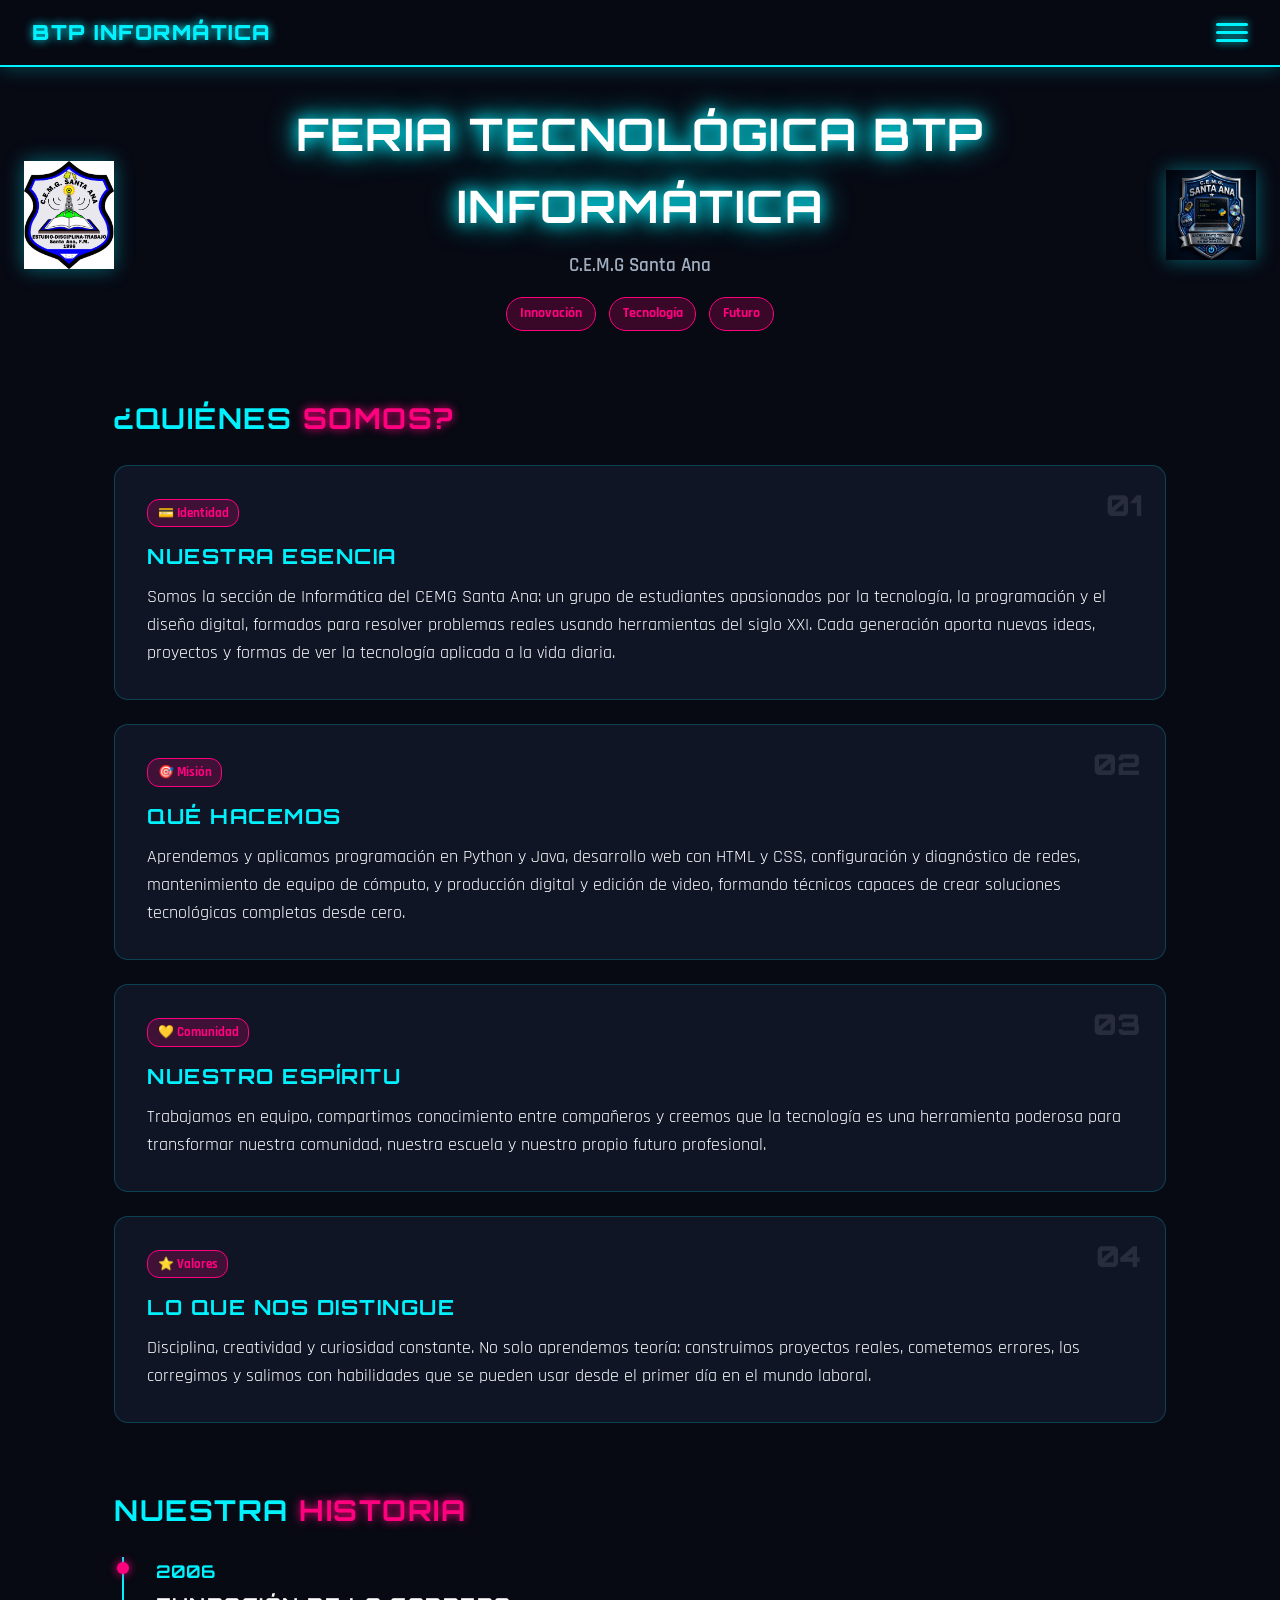
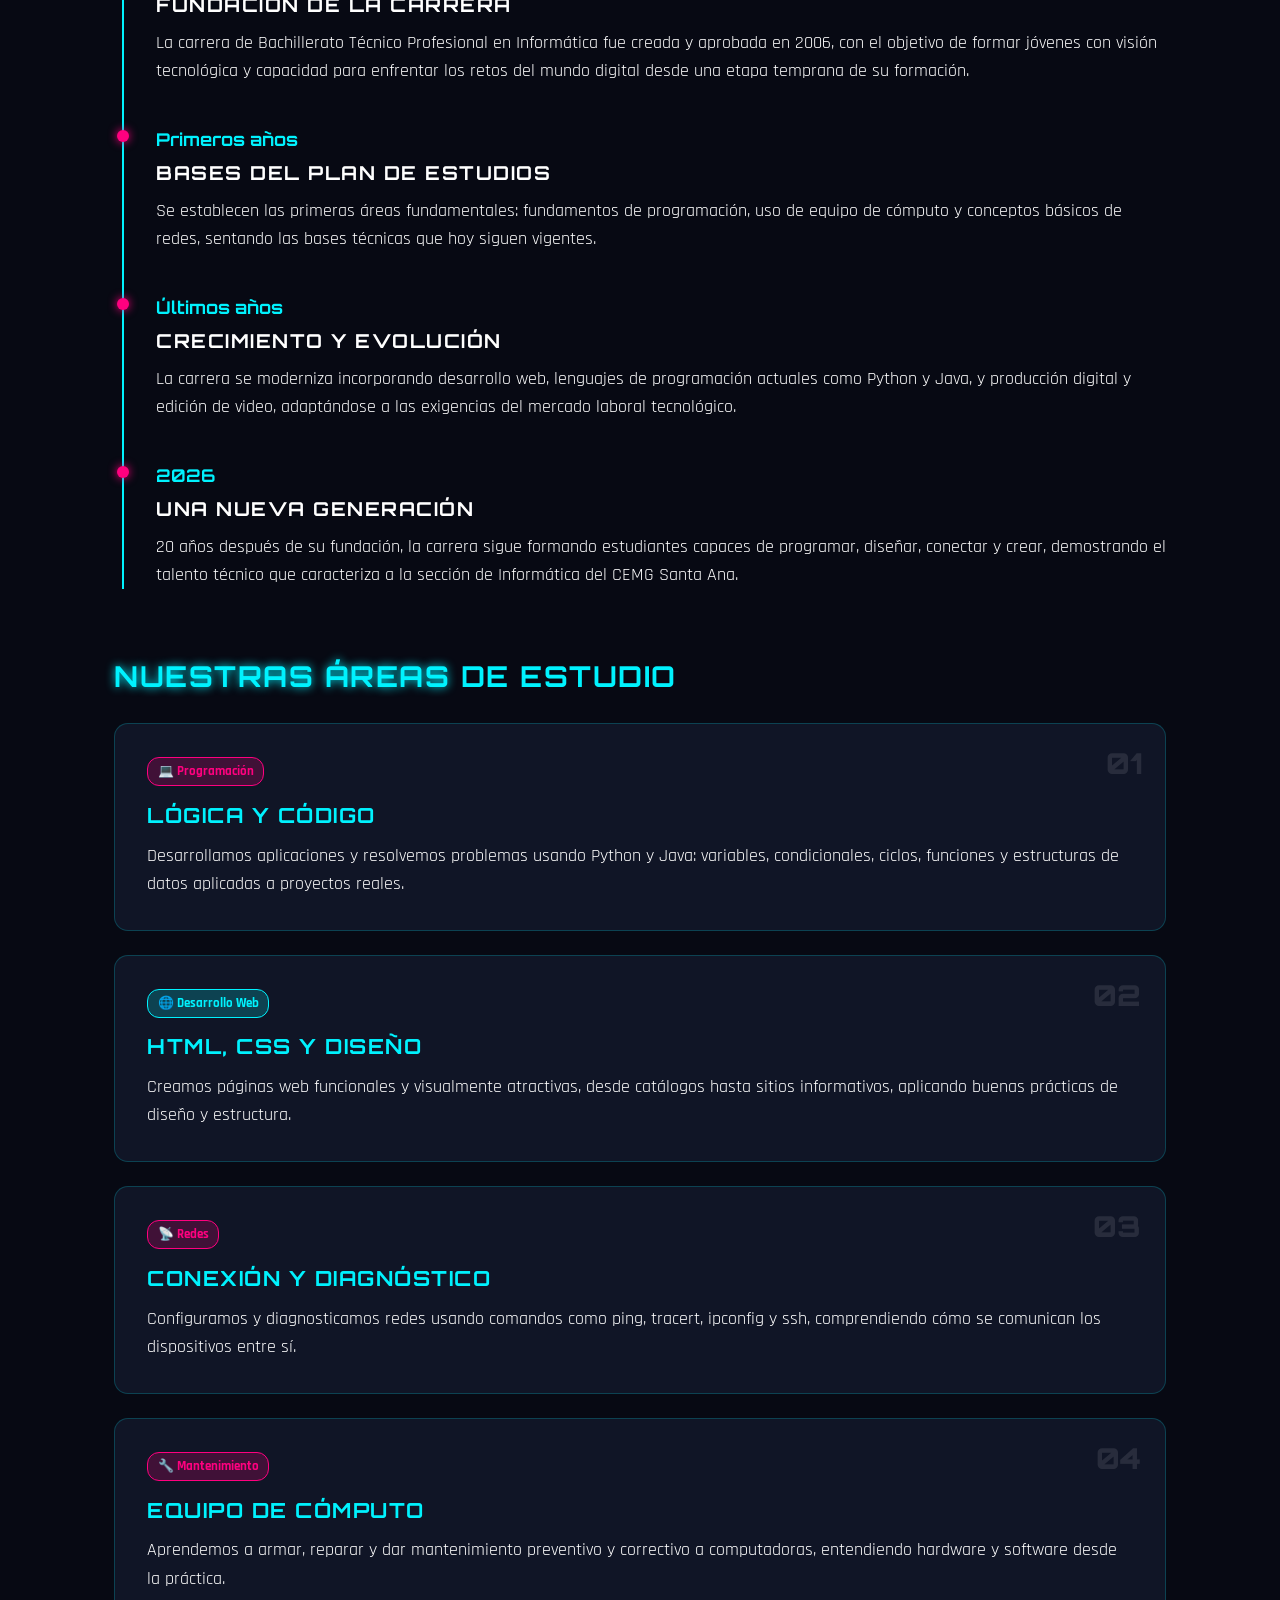
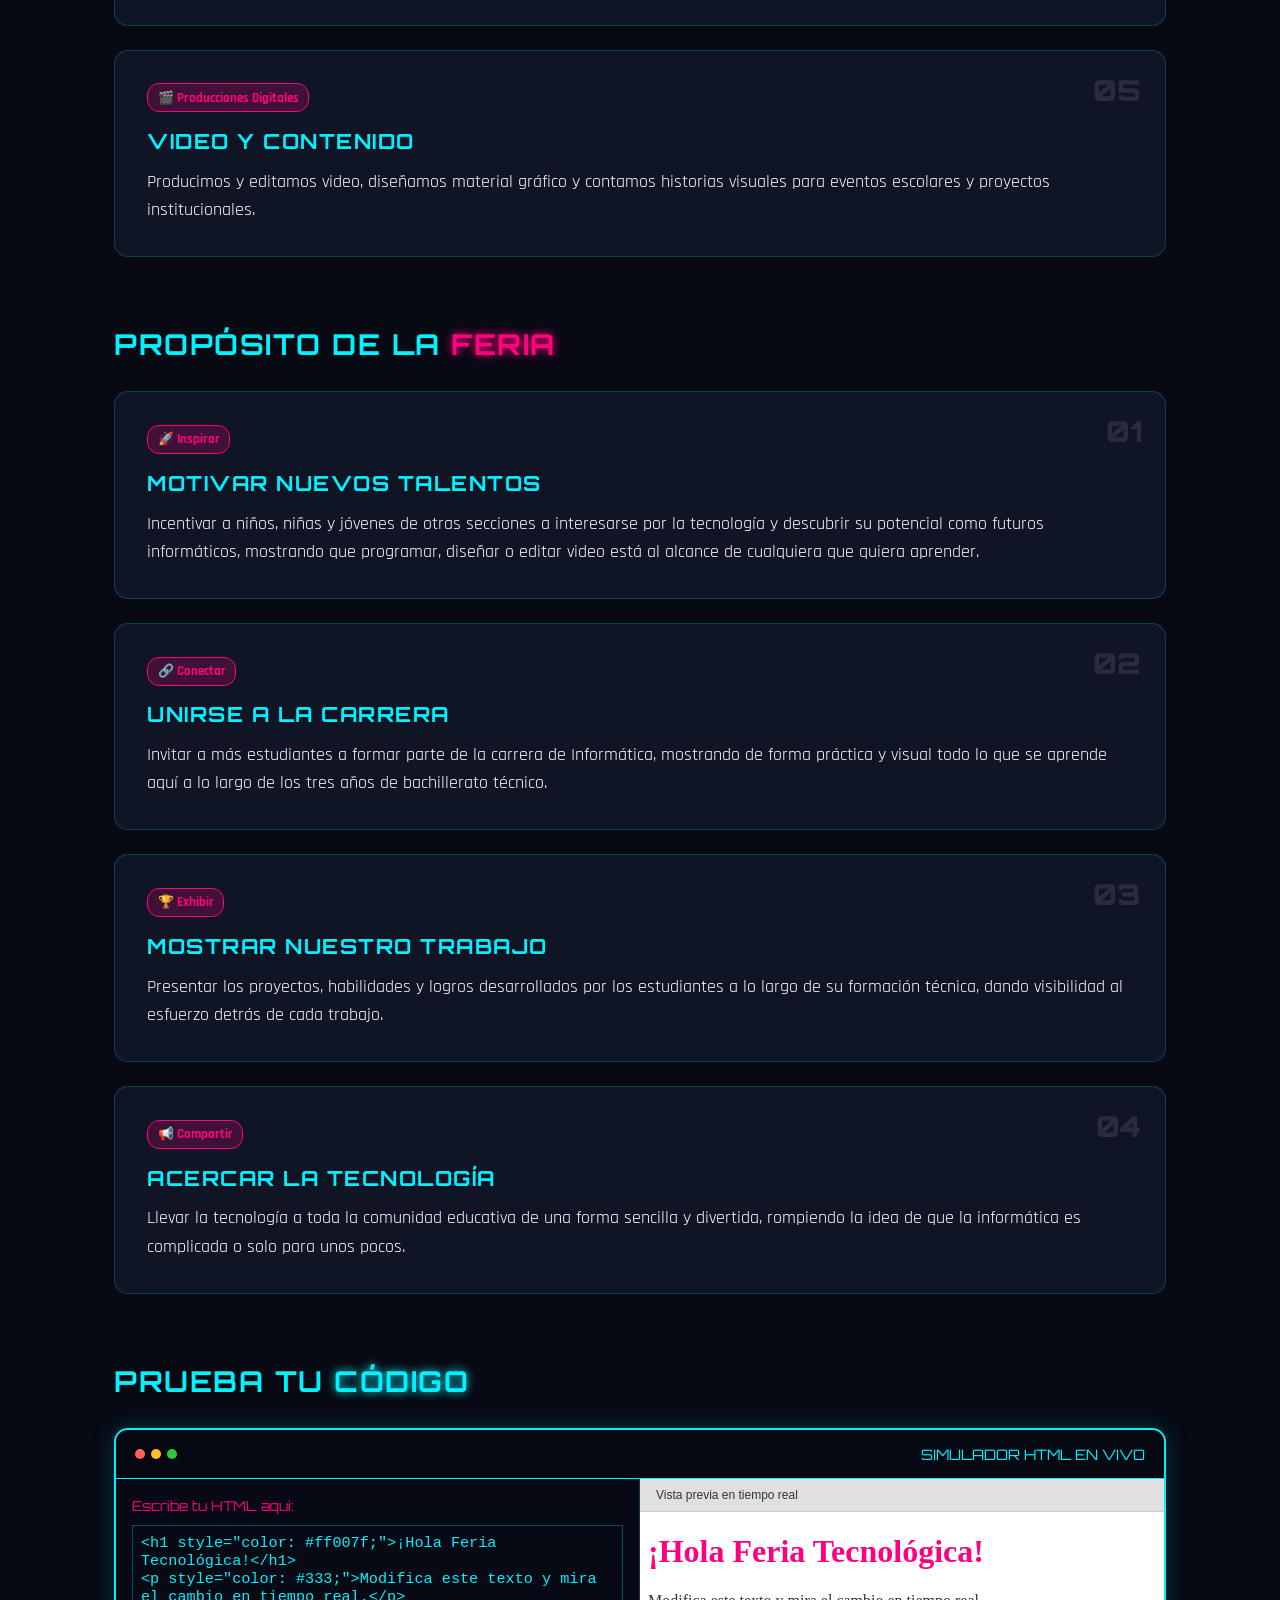
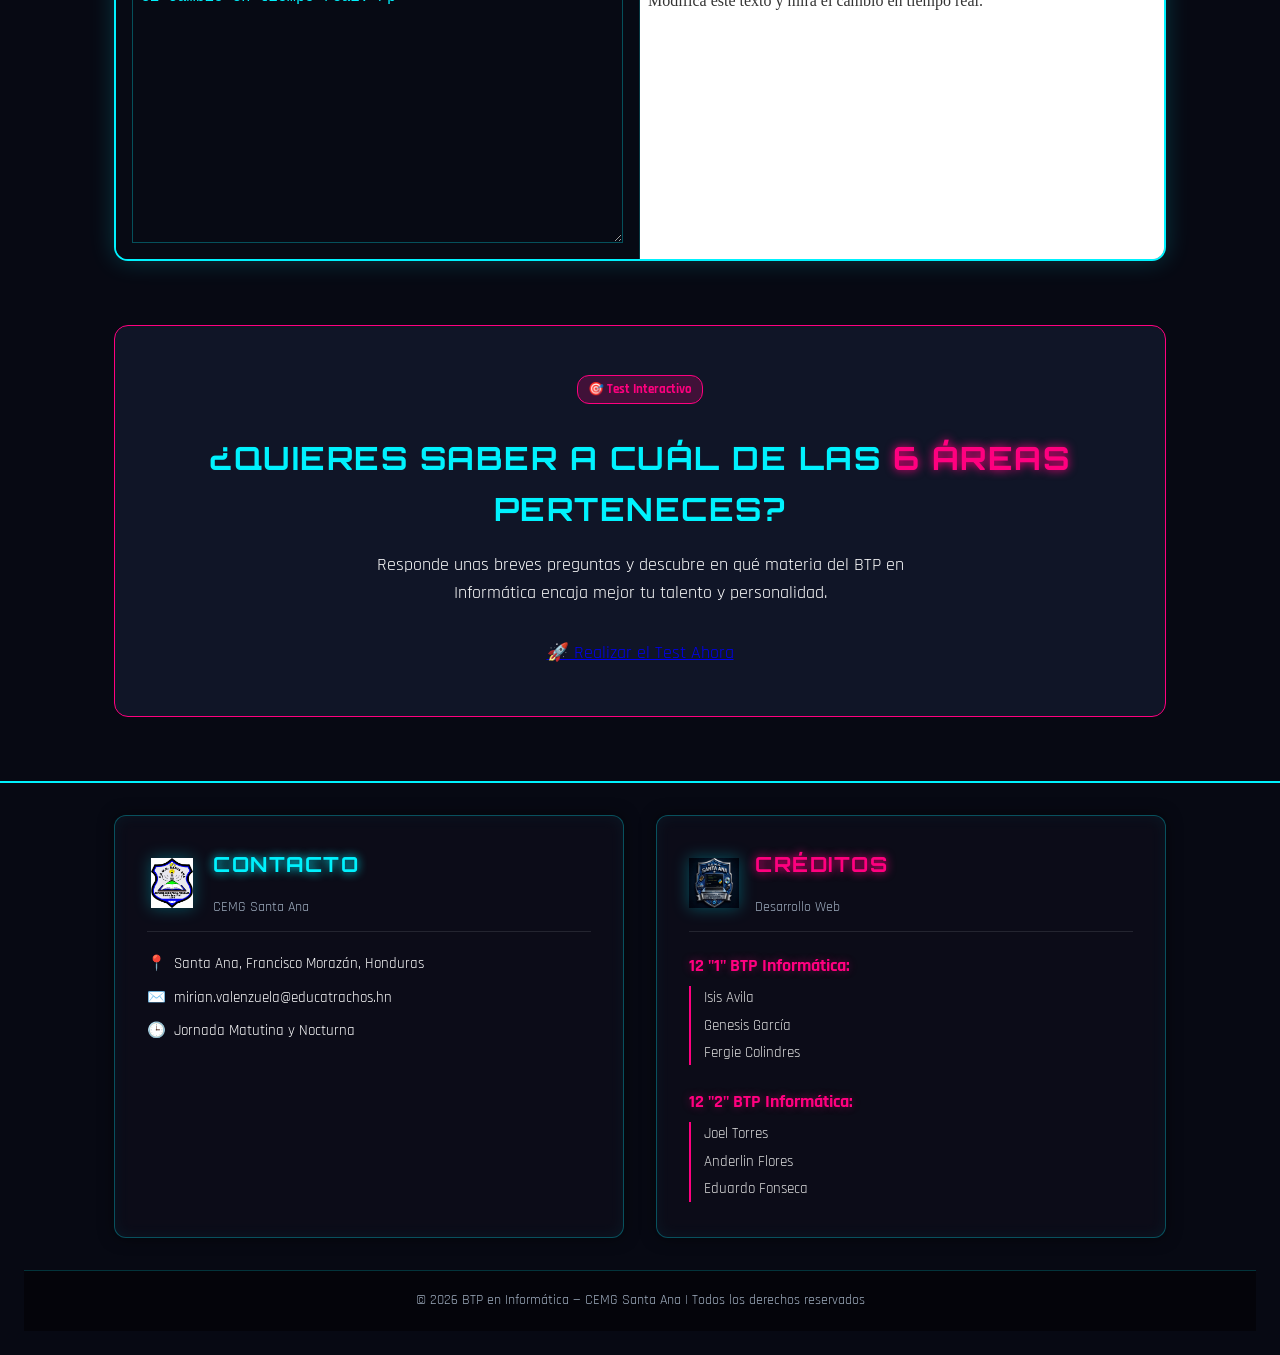
<file: index.html>
<!DOCTYPE html>
<html lang="es">
<head>
  <meta charset="UTF-8">
  <meta name="viewport" content="width=device-width, initial-scale=1.0">
  <title>Feria Tecnológica BTP Informática</title>
  <link rel="stylesheet" href="style.css">
</head>
<body>

<nav class="navbar">
  <div class="logo-text">BTP INFORMÁTICA</div>
  
  <button class="hamburger" id="hamburgerBtn" aria-label="Abrir menú">
    <span></span>
    <span></span>
    <span></span>
  </button>
</nav>

<div class="menu-overlay" id="menuOverlay"></div>

<aside class="nav-menu" id="navMenu">
  <a href="index.html"class="active"> Inicio (Feria Tecnológica)</a>
  <a href="inicio.html"> Equipos y Laboratorios</a>
  <a href="class.html"> Clases y Asignaturas</a>
</aside>

<header class="main-header header-with-logos">
  <!-- LOGO COLEGIO (IZQUIERDA) -->
  <img src="logo1.jpeg" alt="Logo C.E.M.G. Santa Ana" class="header-logo">

  <!-- TÍTULO CENTRAL -->
  <div class="header-text-container">
    <h1 class="glow-title">FERIA TECNOLÓGICA BTP INFORMÁTICA</h1>
    <p class="header-subtitle">C.E.M.G Santa Ana</p>
    <div class="top-badges">
      <span class="pill-badge">Innovación</span>
      <span class="pill-badge">Tecnología</span>
      <span class="pill-badge">Futuro</span>
    </div>
  </div>

  <!-- LOGO BTP INFORMÁTICA (DERECHA) -->
  <img src="logo2.jpeg" alt="Logo BTP Informática" class="header-logo">
</header>
<main class="content-container">

    <!-- SECCIÓN ¿QUIÉNES SOMOS? -->
    <section class="cyber-section">
      <h2 class="section-title">¿QUIÉNES <span class="highlight-pink">SOMOS?</span></h2>

      <div class="cyber-card">
        <span class="card-number">01</span>
        <div class="card-tag tag-pink">💳 Identidad</div>
        <h3 class="card-title">NUESTRA ESENCIA</h3>
        <p class="card-text">
          Somos la sección de Informática del CEMG Santa Ana: un grupo de estudiantes apasionados por la tecnología, la programación y el diseño digital, formados para resolver problemas reales usando herramientas del siglo XXI. Cada generación aporta nuevas ideas, proyectos y formas de ver la tecnología aplicada a la vida diaria.
        </p>
      </div>

      <div class="cyber-card">
        <span class="card-number">02</span>
        <div class="card-tag tag-pink">🎯 Misión</div>
        <h3 class="card-title">QUÉ HACEMOS</h3>
        <p class="card-text">
          Aprendemos y aplicamos programación en Python y Java, desarrollo web con HTML y CSS, configuración y diagnóstico de redes, mantenimiento de equipo de cómputo, y producción digital y edición de video, formando técnicos capaces de crear soluciones tecnológicas completas desde cero.
        </p>
      </div>

      <div class="cyber-card">
        <span class="card-number">03</span>
        <div class="card-tag tag-pink">💛 Comunidad</div>
        <h3 class="card-title">NUESTRO ESPÍRITU</h3>
        <p class="card-text">
          Trabajamos en equipo, compartimos conocimiento entre compañeros y creemos que la tecnología es una herramienta poderosa para transformar nuestra comunidad, nuestra escuela y nuestro propio futuro profesional.
        </p>
      </div>

      <div class="cyber-card">
        <span class="card-number">04</span>
        <div class="card-tag tag-pink">⭐ Valores</div>
        <h3 class="card-title">LO QUE NOS DISTINGUE</h3>
        <p class="card-text">
          Disciplina, creatividad y curiosidad constante. No solo aprendemos teoría: construimos proyectos reales, cometemos errores, los corregimos y salimos con habilidades que se pueden usar desde el primer día en el mundo laboral.
        </p>
      </div>
    </section>

    <!-- SECCIÓN NUESTRA HISTORIA (FORMATO LÍNEA DE TIEMPO EXACTO A TUS FOTOS) -->
    <section class="cyber-section">
      <h2 class="section-title">NUESTRA <span class="highlight-pink">HISTORIA</span></h2>

      <div class="timeline-container">
        <div class="timeline-item">
          <div class="timeline-dot"></div>
          <span class="timeline-year">2006</span>
          <h3 class="timeline-title">FUNDACIÓN DE LA CARRERA</h3>
          <p class="card-text">
            La carrera de Bachillerato Técnico Profesional en Informática fue creada y aprobada en 2006, con el objetivo de formar jóvenes con visión tecnológica y capacidad para enfrentar los retos del mundo digital desde una etapa temprana de su formación.
          </p>
        </div>

        <div class="timeline-item">
          <div class="timeline-dot"></div>
          <span class="timeline-subhead">Primeros años</span>
          <h3 class="timeline-title">BASES DEL PLAN DE ESTUDIOS</h3>
          <p class="card-text">
            Se establecen las primeras áreas fundamentales: fundamentos de programación, uso de equipo de cómputo y conceptos básicos de redes, sentando las bases técnicas que hoy siguen vigentes.
          </p>
        </div>

        <div class="timeline-item">
          <div class="timeline-dot"></div>
          <span class="timeline-subhead">Últimos años</span>
          <h3 class="timeline-title">CRECIMIENTO Y EVOLUCIÓN</h3>
          <p class="card-text">
            La carrera se moderniza incorporando desarrollo web, lenguajes de programación actuales como Python y Java, y producción digital y edición de video, adaptándose a las exigencias del mercado laboral tecnológico.
          </p>
        </div>

        <div class="timeline-item">
          <div class="timeline-dot"></div>
          <span class="timeline-year">2026</span>
          <h3 class="timeline-title">UNA NUEVA GENERACIÓN</h3>
          <p class="card-text">
            20 años después de su fundación, la carrera sigue formando estudiantes capaces de programar, diseñar, conectar y crear, demostrando el talento técnico que caracteriza a la sección de Informática del CEMG Santa Ana.
          </p>
        </div>
      </div>
    </section>

    <!-- SECCIÓN NUESTRAS ÁREAS DE ESTUDIO -->
    <section class="cyber-section">
      <h2 class="section-title"><span class="highlight-cyan">NUESTRAS ÁREAS</span> DE ESTUDIO</h2>

      <div class="cyber-card">
        <span class="card-number">01</span>
        <div class="card-tag tag-pink">💻 Programación</div>
        <h3 class="card-title">LÓGICA Y CÓDIGO</h3>
        <p class="card-text">
          Desarrollamos aplicaciones y resolvemos problemas usando Python y Java: variables, condicionales, ciclos, funciones y estructuras de datos aplicadas a proyectos reales.
        </p>
      </div>

      <div class="cyber-card">
        <span class="card-number">02</span>
        <div class="card-tag tag-cyan">🌐 Desarrollo Web</div>
        <h3 class="card-title">HTML, CSS Y DISEÑO</h3>
        <p class="card-text">
          Creamos páginas web funcionales y visualmente atractivas, desde catálogos hasta sitios informativos, aplicando buenas prácticas de diseño y estructura.
        </p>
      </div>

      <div class="cyber-card">
        <span class="card-number">03</span>
        <div class="card-tag tag-pink">📡 Redes</div>
        <h3 class="card-title">CONEXIÓN Y DIAGNÓSTICO</h3>
        <p class="card-text">
          Configuramos y diagnosticamos redes usando comandos como ping, tracert, ipconfig y ssh, comprendiendo cómo se comunican los dispositivos entre sí.
        </p>
      </div>

      <div class="cyber-card">
        <span class="card-number">04</span>
        <div class="card-tag tag-pink">🔧 Mantenimiento</div>
        <h3 class="card-title">EQUIPO DE CÓMPUTO</h3>
        <p class="card-text">
          Aprendemos a armar, reparar y dar mantenimiento preventivo y correctivo a computadoras, entendiendo hardware y software desde la práctica.
        </p>
      </div>

      <div class="cyber-card">
        <span class="card-number">05</span>
        <div class="card-tag tag-pink">🎬 Producciones Digitales</div>
        <h3 class="card-title">VIDEO Y CONTENIDO</h3>
        <p class="card-text">
          Producimos y editamos video, diseñamos material gráfico y contamos historias visuales para eventos escolares y proyectos institucionales.
        </p>
      </div>
    </section>

    <!-- SECCIÓN PROPÓSITO DE LA FERIA -->
    <section class="cyber-section">
      <h2 class="section-title">PROPÓSITO DE LA <span class="highlight-pink">FERIA</span></h2>

      <div class="cyber-card">
        <span class="card-number">01</span>
        <div class="card-tag tag-pink">🚀 Inspirar</div>
        <h3 class="card-title">MOTIVAR NUEVOS TALENTOS</h3>
        <p class="card-text">
          Incentivar a niños, niñas y jóvenes de otras secciones a interesarse por la tecnología y descubrir su potencial como futuros informáticos, mostrando que programar, diseñar o editar video está al alcance de cualquiera que quiera aprender.
        </p>
      </div>

      <div class="cyber-card">
        <span class="card-number">02</span>
        <div class="card-tag tag-pink">🔗 Conectar</div>
        <h3 class="card-title">UNIRSE A LA CARRERA</h3>
        <p class="card-text">
          Invitar a más estudiantes a formar parte de la carrera de Informática, mostrando de forma práctica y visual todo lo que se aprende aquí a lo largo de los tres años de bachillerato técnico.
        </p>
      </div>

      <div class="cyber-card">
        <span class="card-number">03</span>
        <div class="card-tag tag-pink">🏆 Exhibir</div>
        <h3 class="card-title">MOSTRAR NUESTRO TRABAJO</h3>
        <p class="card-text">
          Presentar los proyectos, habilidades y logros desarrollados por los estudiantes a lo largo de su formación técnica, dando visibilidad al esfuerzo detrás de cada trabajo.
        </p>
      </div>

      <div class="cyber-card">
        <span class="card-number">04</span>
        <div class="card-tag tag-pink">📢 Compartir</div>
        <h3 class="card-title">ACERCAR LA TECNOLOGÍA</h3>
        <p class="card-text">
          Llevar la tecnología a toda la comunidad educativa de una forma sencilla y divertida, rompiendo la idea de que la informática es complicada o solo para unos pocos.
        </p>
      </div>
    </section>

    <!-- SIMULADOR WEB INTERACTIVO -->
    <section class="cyber-section">
      <h2 class="section-title">PRUEBA TU <span class="highlight-cyan">CÓDIGO</span></h2>

      <div class="simulator-container">
        <div class="simulator-header">
          <div class="simulator-dots">
            <span class="dot dot-red"></span>
            <span class="dot dot-yellow"></span>
            <span class="dot dot-green"></span>
          </div>
          <span class="simulator-title">SIMULADOR HTML EN VIVO</span>
        </div>
        
        <div class="simulator-grid">
          <div class="editor-pane">
            <span class="editor-label">Escribe tu HTML aquí:</span>
            <textarea id="htmlCode" class="code-input" spellcheck="false"><h1 style="color: #ff007f;">¡Hola Feria Tecnológica!</h1>
<p style="color: #333;">Modifica este texto y mira el cambio en tiempo real.</p></textarea>
          </div>
          
          <div class="preview-pane">
            <div class="preview-bar">Vista previa en tiempo real</div>
            <iframe id="webPreview" class="preview-frame"></iframe>
          </div>
        </div>
      </div>
    </section>
<!-- SECCIÓN INVITACIÓN AL QUIZ -->
<section class="cyber-section text-center" style="text-align: center;">
  <div class="cyber-card quiz-invite-card" style="padding: 3rem 2rem; border-color: var(--secondary-neon);">
    <span class="card-tag tag-pink">🎯 Test Interactivo</span>
    <h2 class="card-title" style="font-size: 2rem; margin: 1rem 0;">
      ¿Quieres saber a cuál de las <span class="highlight-pink">6 áreas</span> perteneces?
    </h2>
    <p class="card-text" style="max-width: 600px; margin: 0 auto 2rem auto;">
      Responde unas breves preguntas y descubre en qué materia del BTP en Informática encaja mejor tu talento y personalidad.
    </p>
    <a href="quiz.html" class="quiz-btn-start">
      🚀 Realizar el Test Ahora
    </a>
  </div>
</section>
  </main>


   <footer class="cyber-footer">
  <div class="footer-container">
    
    
<!-- CAJITA DE CONTACTO (Con Escudo del Colegio) -->
    <div class="footer-card" id="contacto">
      <div class="footer-card-header">
        <img src="logo1.jpeg" alt="Escudo C.E.M.G. Santa Ana" class="footer-card-logo">
        <div>
          <h3 class="footer-title"><span class="highlight-cyan"> CONTACTO</span></h3>
          <p class="footer-subtitle-text">CEMG Santa Ana</p>
        </div>
      </div>
      <ul class="contact-list">
        <li>📍 <span>Santa Ana, Francisco Morazán, Honduras</span></li>
        <li>✉️ <span>mirian.valenzuela@educatrachos.hn</span></li>
        <li>🕒 <span>Jornada Matutina y Nocturna</span></li>
      </ul>
    </div>
    <!-- CAJITA DE CRÉDITOS -->
  <div class="footer-card" id="creditos">
      <div class="footer-card-header">
        <img src="logo2.jpeg" alt="Escudo BTP Informática" class="footer-card-logo">
        <div>
          <h3 class="footer-title"><span class="highlight-pink">CRÉDITOS</span></h3>
          <p class="footer-subtitle-text">Desarrollo Web</p>
        </div>
      </div>

      <div class="credits-grid">
        <div class="credit-group">
          <h4 class="group-title">12 "1" BTP Informática:</h4>
          <ul class="student-list">
            <li>Isis Avila</li>
            <li>Genesis García</li>
            <li>Fergie Colindres</li>
          </ul>
        </div>

        <div class="credit-group">
          <h4 class="group-title">12 "2" BTP Informática:</h4>
          <ul class="student-list">
            <li>Joel Torres</li>
            <li>Anderlin Flores</li>
            <li>Eduardo Fonseca</li>
          </ul>
        </div>
      </div>
    </div>

  </div>

  <!-- BARRA DERECHOS DE AUTOR -->
  <div class="footer-bottom">
    <p>© 2026 BTP en Informática — CEMG Santa Ana | Todos los derechos reservados</p>
  </div>
</footer>

  <script>
    document.addEventListener('DOMContentLoaded', function () {
      const htmlInput = document.getElementById('htmlCode');
      const iframe = document.getElementById('webPreview');

      function updatePreview() {
        if (htmlInput && iframe) {
          iframe.srcdoc = htmlInput.value;
        }
      }

      if (htmlInput && iframe) {
        htmlInput.addEventListener('input', updatePreview);
        updatePreview();
      }
    });
  </script>
  <script>
        const hamburgerBtn = document.getElementById('hamburgerBtn');
        const navMenu = document.getElementById('navMenu');
        const menuOverlay = document.getElementById('menuOverlay');

        function toggleMenu() {
            hamburgerBtn.classList.toggle('active');
            navMenu.classList.toggle('active');
            menuOverlay.classList.toggle('active');
        }

        hamburgerBtn.addEventListener('click', toggleMenu);
        menuOverlay.addEventListener('click', toggleMenu);
    </script>
</body>
</html>
</file>
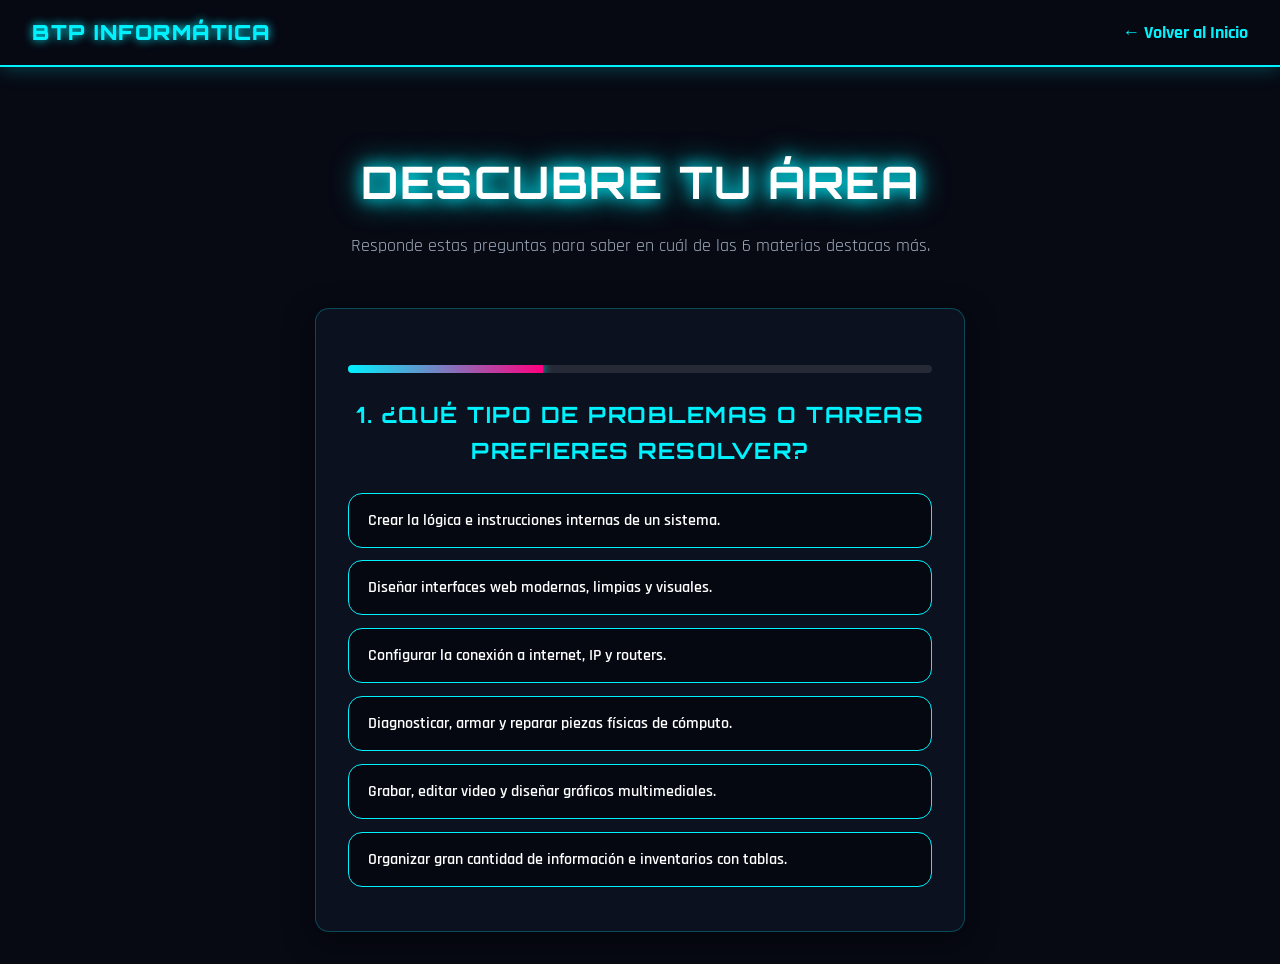
<file: quiz.html>
<!DOCTYPE html>
<html lang="es">
<head>
  <meta charset="UTF-8">
  <meta name="viewport" content="width=device-width, initial-scale=1.0">
  <title>Test de Especialidad - BTP Informática</title>
  <link rel="stylesheet" href="style.css">
  <link href="https://fonts.googleapis.com/css2?family=Orbitron:wght@500;700;900&family=Rajdhani:wght@500;600;700&display=swap" rel="stylesheet">
</head>
<body>

  <!-- BARRA DE NAVEGACIÓN -->
  <nav class="navbar">
    <a href="index.html" class="logo-text">BTP INFORMÁTICA</a>
    <a href="index.html" style="color: var(--primary-neon); text-decoration: none; font-weight: 700;">← Volver al Inicio</a>
  </nav>

  <main class="content-container">
    
    <header class="main-header">
      <h1 class="glow-title">DESCUBRE TU ÁREA</h1>
      <p style="color: var(--text-muted);">Responde estas preguntas para saber en cuál de las 6 materias destacas más.</p>
    </header>

    <div class="quiz-container glass-card" style="margin-top: 2rem;">
      
      <!-- BARRA DE PROGRESO -->
      <div class="quiz-progress">
        <div class="quiz-progress-bar" id="progressBar"></div>
      </div>

      <!-- CONTENEDOR DE PREGUNTAS -->
      <div id="quizBody">
        <h3 id="questionTitle" class="card-title" style="font-size: 1.4rem; margin-bottom: 1.5rem;">Cargando pregunta...</h3>
        <div id="optionsContainer"></div>
      </div>

      <!-- CONTENEDOR DE RESULTADO -->
      <div id="resultContainer" class="result-card" style="display: none;">
        <span class="badge-neon">🎯 Tu Resultado</span>
        <h2 id="resultTitle" style="color: var(--primary-neon); margin: 1rem 0;"></h2>
        <p id="resultDescription" class="card-text" style="margin-bottom: 1.5rem;"></p>
        <button onclick="restartQuiz()" class="quiz-option-btn" style="text-align: center; background: var(--secondary-neon); color: #fff; border: none;">
          🔄 Repetir Test
        </button>
      </div>

    </div>

  </main>

  <script>
    const questions = [
      {
        question: "1. ¿Qué tipo de problemas o tareas prefieres resolver?",
        options: [
          { text: "Crear la lógica e instrucciones internas de un sistema.", category: "prog" },
          { text: "Diseñar interfaces web modernas, limpias y visuales.", category: "web" },
          { text: "Configurar la conexión a internet, IP y routers.", category: "redes" },
          { text: "Diagnosticar, armar y reparar piezas físicas de cómputo.", category: "mante" },
          { text: "Grabar, editar video y diseñar gráficos multimediales.", category: "media" },
          { text: "Organizar gran cantidad de información e inventarios con tablas.", category: "db" }
        ]
      },
      {
        question: "2. En un proyecto tecnológico en equipo, tu aporte principal sería:",
        options: [
          { text: "Escribir código estructurado en Python o Java.", category: "prog" },
          { text: "Maquetar la página web con HTML y CSS.", category: "web" },
          { text: "Asegurar que todas las máquinas estén interconectadas.", category: "redes" },
          { text: "Mantener el equipo de cómputo rápido y sin fallas físicas.", category: "mante" },
          { text: "Crear el contenido audiovisual y la promoción digital.", category: "media" },
          { text: "Diseñar la base de datos para almacenar usuarios y registros.", category: "db" }
        ]
      },
      {
        question: "3. ¿Qué herramienta o tecnología te da más curiosidad aprender?",
        options: [
          { text: "Algoritmos y estructuras de datos.", category: "prog" },
          { text: "Estilos web CSS, animaciones y diseño adaptativo.", category: "web" },
          { text: "Comandos de consola como ping, ipconfig y SSH.", category: "redes" },
          { text: "Hardware, procesadores y mantenimiento preventivo.", category: "mante" },
          { text: "Editores de video, audio y diseño digital.", category: "media" },
          { text: "Consultas SQL y gestión de datos masivos.", category: "db" }
        ]
      }
    ];

    const resultsData = {
      prog: {
        title: "💻 Programación",
        desc: "¡Tienes lógica analítica! Tu fuerte es el desarrollo de aplicaciones y solución de problemas con Python y Java."
      },
      web: {
        title: "🌐 Desarrollo Web",
        desc: "¡Combinas creatividad y estructura! Lo tuyo es maquetar y diseñar páginas interactivas con HTML y CSS."
      },
      redes: {
        title: "📡 Redes y Comunicación",
        desc: "¡Eres especialista en conectividad! Destacas analizando el tráfico de datos, cables y routers."
      },
      mante: {
        title: "🔧 Mantenimiento de Cómputo",
        desc: "¡Perfil 100% técnico práctico! Tu pasión es el hardware, ensamblaje y reparación de computadoras."
      },
      media: {
        title: "🎬 Producciones Digitales",
        desc: "¡Creatividad visual sin límites! Lo tuyo es la edición de video, diseño gráfico y producción multimedial."
      },
      db: {
        title: "📊 Bases de Datos",
        desc: "¡Organización y precisión! Destacas estructurando consultas SQL y administrando grandes volúmenes de información."
      }
    };

    let currentQuestion = 0;
    let scores = { prog: 0, web: 0, redes: 0, mante: 0, media: 0, db: 0 };

    function loadQuestion() {
      const q = questions[currentQuestion];
      document.getElementById('questionTitle').innerText = q.question;
      
      const optionsContainer = document.getElementById('optionsContainer');
      optionsContainer.innerHTML = '';

      q.options.forEach(opt => {
        const btn = document.createElement('button');
        btn.className = 'quiz-option-btn';
        btn.innerText = opt.text;
        btn.onclick = () => selectOption(opt.category);
        optionsContainer.appendChild(btn);
      });

      const progress = ((currentQuestion + 1) / questions.length) * 100;
      document.getElementById('progressBar').style.width = `${progress}%`;
    }

    function selectOption(category) {
      scores[category]++;
      currentQuestion++;

      if (currentQuestion < questions.length) {
        loadQuestion();
      } else {
        showResult();
      }
    }

    function showResult() {
      document.getElementById('quizBody').style.display = 'none';
      
      let winningCategory = 'prog';
      let maxScore = -1;

      for (const cat in scores) {
        if (scores[cat] > maxScore) {
          maxScore = scores[cat];
          winningCategory = cat;
        }
      }

      const result = resultsData[winningCategory];
      document.getElementById('resultTitle').innerText = result.title;
      document.getElementById('resultDescription').innerText = result.desc;
      document.getElementById('resultContainer').style.display = 'block';
    }

    function restartQuiz() {
      currentQuestion = 0;
      scores = { prog: 0, web: 0, redes: 0, mante: 0, media: 0, db: 0 };
      document.getElementById('quizBody').style.display = 'block';
      document.getElementById('resultContainer').style.display = 'none';
      loadQuestion();
    }

    document.addEventListener('DOMContentLoaded', loadQuestion);
  </script>
</body>
</html>
</file>
<file: style.css>
/* ==========================================
   BTP INFORMÁTICA - NEON FESTIVAL (MASTER)
   ========================================== */
@import url('https://fonts.googleapis.com/css2?family=Orbitron:wght@500;700;900&family=Rajdhani:wght@500;600;700&display=swap');

:root {
  --primary-neon: #00f2fe;
  --secondary-neon: #ff007f;
  --accent-neon: #7928ca;
  --bg-dark: #070913;
  --card-bg: rgba(18, 24, 43, 0.85);
  --text-main: #ffffff;
  --text-muted: #a0aec0;
  --radius: 14px;
  --transition: all 0.3s cubic-bezier(0.4, 0, 0.2, 1);
}

* {
  margin: 0;
  padding: 0;
  box-sizing: border-box;
}

body {
  font-family: 'Rajdhani', sans-serif;
  background-color: var(--bg-dark);
  color: var(--text-main);
  line-height: 1.6;
  font-size: 1.1rem;
  overflow-x: hidden;
}

h1, h2, h3, .logo-text {
  font-family: 'Orbitron', sans-serif;
  text-transform: uppercase;
  letter-spacing: 1.5px;
}

/* ==========================================
   NAVEGACIÓN Y MENÚ HAMBURGUESA
   ========================================== */
.navbar {
  display: flex;
  justify-content: space-between;
  align-items: center;
  padding: 1rem 2rem;
  background: rgba(7, 9, 19, 0.9);
  backdrop-filter: blur(12px);
  position: sticky;
  top: 0;
  z-index: 1000;
  border-bottom: 2px solid var(--primary-neon);
  box-shadow: 0 0 20px rgba(0, 242, 254, 0.3);
}

.logo-text {
  font-size: 1.3rem;
  font-weight: 900;
  color: var(--primary-neon);
  text-decoration: none;
  text-shadow: 0 0 10px var(--primary-neon);
}

/* Botón Hamburguesa */
.hamburger {
  display: flex;
  flex-direction: column;
  justify-content: space-around;
  width: 32px;
  height: 25px;
  background: transparent;
  border: none;
  cursor: pointer;
  z-index: 1001;
}

.hamburger span {
  width: 100%;
  height: 3px;
  background: var(--primary-neon);
  border-radius: 2px;
  transition: var(--transition);
  box-shadow: 0 0 8px var(--primary-neon);
}

/* Animación del botón X al abrir */
.hamburger.active span:nth-child(1) {
  transform: rotate(45deg) translate(6px, 6px);
}
.hamburger.active span:nth-child(2) {
  opacity: 0;
}
.hamburger.active span:nth-child(3) {
  transform: rotate(-45deg) translate(6px, -6px);
}

/* Menú Lateral Desplegable */
.nav-menu {
  position: fixed;
  top: 0;
  right: -320px; /* Se esconde a la derecha */
  width: 280px;
  height: 100vh;
  background: #0b111e;
  border-left: 1px solid var(--primary-neon);
  display: flex;
  flex-direction: column;
  padding: 80px 2rem 2rem;
  gap: 1rem;
  z-index: 99999 !important;
  transition: right 0.3s ease;
  overflow-y: auto;
}

/* CUANDO SE ACTIVA VUELVE A LA PANTALLA */
.nav-menu.active {
  right: 0 !important;
  display: flex !important;
  visibility: visible !important;
}

.nav-menu a {
  color: var(--text-main);
  text-decoration: none;
  font-size: 1.2rem;
  font-weight: 700;
  font-family: 'Orbitron', sans-serif;
  transition: var(--transition);
}

.nav-menu a:hover, .nav-menu a.active {
  color: var(--secondary-neon);
  text-shadow: 0 0 10px var(--secondary-neon);
  padding-left: 8px;
}

/* Overlay oscuro para cerrar el menú al hacer clic afuera */
.menu-overlay {
  position: fixed;
  top: 0;
  left: 0;
  width: 100vw;
  height: 100vh;
  background: rgba(0, 0, 0, 0.7);
  display: none;
  z-index: 999;
}
.menu-overlay.active {
  display: block;
}

/* ==========================================
   ESTILOS GENERALES DE CONTENIDO Y TARJETAS
   ========================================== */
.hero-header {
  text-align: center;
  padding: 4rem 1.5rem 2rem;
  background: radial-gradient(circle at center, rgba(121, 40, 202, 0.25) 0%, transparent 70%);
}

.hero-header h1 {
  font-size: 2.8rem;
  color: var(--text-main);
  text-shadow: 0 0 15px var(--primary-neon), 0 0 30px var(--primary-neon);
  margin-bottom: 0.8rem;
}

.container {
  width: 90% !important;
  max-width: 1400px !important;
  margin: 2rem auto !important;
  padding: 0 1.5rem;
}

.grid-cards {
  display: grid;
  grid-template-columns: repeat(auto-fit, minmax(280px, 1fr));
  gap: 2rem;
}

.card {
  background: var(--card-bg);
  border-radius: var(--radius);
  padding: 2rem;
  border: 1px solid rgba(0, 242, 254, 0.2);
  transition: var(--transition);
  position: relative;
}

.card:hover {
  transform: translateY(-8px) scale(1.02);
  border-color: var(--secondary-neon);
  box-shadow: 0 0 25px rgba(255, 0, 127, 0.4);
}

.badge-neon {
  display: inline-block;
  padding: 0.3rem 0.8rem;
  background: rgba(255, 0, 127, 0.2);
  color: var(--secondary-neon);
  border: 1px solid var(--secondary-neon);
  border-radius: 20px;
  font-size: 0.85rem;
  font-weight: 700;
  margin-bottom: 1rem;
}

/* Grid de 2 columnas para asignaturas/grados */
.grid-grados {
  display: grid;
  grid-template-columns: repeat(auto-fit, minmax(340px, 1fr));
  gap: 2.5rem;
  align-items: start;
}

@media (min-width: 900px) {
  .grid-grados {
    display: grid !important;
    grid-template-columns: 1fr 1fr !important;
    gap: 3rem !important;
  }
}

/* ==========================================
   FOOTER CON CONTACTO
   ========================================== */
footer {
  margin-top: 5rem;
  background: #04060d;
  border-top: 2px solid var(--primary-neon);
  padding: 3rem 1.5rem 1.5rem;
}

.footer-content {
  max-width: 1100px;
  margin: 0 auto;
  display: grid;
  grid-template-columns: repeat(auto-fit, minmax(250px, 1fr));
  gap: 2rem;
  margin-bottom: 2rem;
}

.footer-section h3 {
  color: var(--primary-neon);
  margin-bottom: 1rem;
}

.footer-bottom {
  text-align: center;
  padding-top: 1.5rem;
  border-top: 1px solid rgba(255, 255, 255, 0.1);
  color: var(--text-muted);
  font-size: 0.9rem;
}

/* ==========================================
   ELEMENTOS EXTRA INTERACTIVOS Y LLAMATIVOS
   ========================================== */

/* 1. Tarjetas estilo Cristal (Glassmorphism) */
.glass-card {
  background: rgba(18, 24, 43, 0.6);
  backdrop-filter: blur(16px);
  -webkit-backdrop-filter: blur(16px);
  border: 1px solid rgba(0, 242, 254, 0.25);
  border-radius: var(--radius);
  padding: 2rem;
  box-shadow: 0 8px 32px 0 rgba(0, 0, 0, 0.37);
  transition: var(--transition);
}

.glass-card:hover {
  border-color: var(--secondary-neon);
  box-shadow: 0 0 25px rgba(255, 0, 127, 0.4);
}

/* 2. Galería de Videos Tipo Reels / TikTok */
.reels-grid {
  display: flex !important;
  gap: 1.5rem !important;
  overflow-x: auto !important;
  padding: 1rem 0.5rem 2rem !important;
  scroll-snap-type: x mandatory;
  -webkit-overflow-scrolling: touch;
  width: 100% !important;
  box-sizing: border-box;
}

.reels-grid::-webkit-scrollbar {
  height: 8px;
}
.reels-grid::-webkit-scrollbar-thumb {
  background: var(--primary-neon);
  border-radius: 4px;
}

.reel-card {
  position: relative !important;
  flex: 0 0 280px !important;
  min-width: 280px !important;
  height: 450px !important;
  scroll-snap-align: start !important;
  border-radius: var(--radius) !important;
  overflow: hidden !important;
  border: 2px solid var(--primary-neon) !important;
  box-shadow: 0 0 15px rgba(0, 242, 254, 0.3) !important;
  background-color: #000000 !important;
  cursor: pointer !important;
  pointer-events: auto !important;
}

.reel-card img,
.reel-card video,
.reel-card .reel-media {
  position: absolute !important;
  top: 0 !important;
  left: 0 !important;
  width: 100% !important;
  height: 100% !important;
  object-fit: cover !important;
  z-index: 1 !important;
  margin: 0 !important;
  padding: 0 !important;
}

.reel-card .reel-badge {
  position: absolute !important;
  top: 1rem !important;
  left: 1rem !important;
  z-index: 3 !important;
  background: rgba(0, 0, 0, 0.8) !important;
  border: 1px solid var(--primary-neon) !important;
  color: #ffffff !important;
  padding: 0.3rem 0.8rem !important;
  border-radius: 20px !important;
  font-size: 0.8rem !important;
}

.reel-card .reel-overlay {
  position: absolute !important;
  bottom: 0 !important;
  left: 0 !important;
  right: 0 !important;
  width: 100% !important;
  z-index: 3 !important;
  padding: 1.2rem !important;
  box-sizing: border-box !important;
  background: linear-gradient(180deg, transparent 0%, rgba(5, 8, 16, 0.95) 70%) !important;
}

.reel-card .reel-overlay h4 {
  color: var(--primary-neon) !important;
  margin: 0 0 0.4rem 0 !important;
  font-size: 1.1rem !important;
}

.reel-card .reel-overlay p {
  color: #a0aec0 !important;
  margin: 0 !important;
  font-size: 0.85rem !important;
}

.reel-card img,
.reel-card video,
.reel-card .reel-media,
.reel-card .reel-badge,
.reel-card .reel-overlay,
.reel-card * {
  pointer-events: none !important;
}

/* 3. Terminal Hacker Interactiva */
.terminal-box {
  background: #020408;
  border: 1px solid var(--primary-neon);
  border-radius: 8px;
  font-family: 'Courier New', Courier, monospace;
  padding: 1.5rem;
  box-shadow: inset 0 0 10px rgba(0, 242, 254, 0.2);
  color: var(--primary-neon);
}

.terminal-header {
  display: flex;
  gap: 6px;
  margin-bottom: 1rem;
}

.dot { width: 10px; height: 10px; border-radius: 50%; }
.dot-red { background: #ff5f56; }
.dot-yellow { background: #ffbd2e; }
.dot-green { background: #27c93f; }

/* 4. Contador de Stats (Marcador) */
.stats-bar {
  display: grid;
  grid-template-columns: repeat(auto-fit, minmax(180px, 1fr));
  gap: 1.5rem;
  text-align: center;
  margin: 3rem 0;
}

.stat-item h3 {
  font-size: 2.5rem;
  color: var(--secondary-neon);
  text-shadow: 0 0 10px var(--secondary-neon);
}

/* ==========================================
   ESTILOS DEL TEST DE ESPECIALIDAD
   ========================================== */
.quiz-container {
  max-width: 650px;
  margin: 0 auto;
  text-align: center;
}

.quiz-option-btn {
  display: block;
  width: 100%;
  padding: 1rem 1.2rem;
  margin: 0.8rem 0;
  background: rgba(5, 8, 16, 0.9);
  border: 1px solid var(--primary-neon);
  color: var(--text-main);
  border-radius: var(--radius);
  font-family: inherit;
  font-size: 1rem;
  font-weight: 600;
  cursor: pointer;
  text-align: left;
  transition: var(--transition);
}

.quiz-option-btn:hover {
  background: var(--primary-neon);
  color: var(--bg-dark);
  box-shadow: 0 0 15px var(--primary-neon);
  transform: translateX(5px);
}

.quiz-progress {
  width: 100%;
  height: 8px;
  background: rgba(255, 255, 255, 0.1);
  border-radius: 10px;
  margin: 1.5rem 0;
  overflow: hidden;
}

.quiz-progress-bar {
  height: 100%;
  width: 33%;
  background: linear-gradient(90deg, var(--primary-neon), var(--secondary-neon));
  transition: width 0.3s ease;
  box-shadow: 0 0 10px var(--primary-neon);
}

.result-card {
  padding: 2rem;
  border-radius: var(--radius);
  background: rgba(11, 15, 28, 0.95);
  border: 2px solid var(--secondary-neon);
  box-shadow: 0 0 25px rgba(255, 0, 127, 0.4);
  animation: fadeIn 0.5s ease-in-out;
}

@keyframes fadeIn {
  from { opacity: 0; transform: translateY(10px); }
  to { opacity: 1; transform: translateY(0); }
}

/* ==========================================
   ESTILOS DEL SIMULADOR WEB INTERACTIVO
   ========================================== */
.simulator-container {
  background: #020408;
  border: 2px solid #00f2fe;
  border-radius: 14px;
  overflow: hidden;
  box-shadow: 0 0 25px rgba(0, 242, 254, 0.2);
}

.simulator-header {
  background: rgba(7, 9, 19, 0.95);
  padding: 0.8rem 1.2rem;
  border-bottom: 1px solid #00f2fe;
  display: flex;
  justify-content: space-between;
  align-items: center;
}

.simulator-dots {
  display: flex;
  gap: 6px;
}

.simulator-title {
  font-family: 'Orbitron', sans-serif;
  font-size: 0.9rem;
  color: #00f2fe;
}

.simulator-grid {
  display: grid;
  grid-template-columns: 1fr 1fr;
  min-height: 380px;
}

.editor-pane {
  padding: 1rem;
  background: #070a14;
  border-right: 1px solid rgba(0, 242, 254, 0.2);
  display: flex;
  flex-direction: column;
}

.editor-label {
  font-family: 'Orbitron', sans-serif;
  font-size: 0.85rem;
  color: #ff007f;
  margin-bottom: 0.5rem;
}

.code-input {
  width: 100%;
  height: 100%;
  min-height: 300px;
  background: transparent;
  color: #00f2fe;
  border: 1px solid rgba(0, 242, 254, 0.3);
  font-family: 'Courier New', Courier, monospace;
  font-size: 0.95rem;
  padding: 8px;
  outline: none;
}

.preview-pane {
  background: #ffffff;
  display: flex;
  flex-direction: column;
}

.preview-bar {
  background: #e0e0e0;
  padding: 0.4rem 1rem;
  font-family: Arial, sans-serif;
  font-size: 0.75rem;
  color: #333;
  border-bottom: 1px solid #ccc;
}

.preview-frame {
  width: 100%;
  height: 100%;
  min-height: 300px;
  border: none;
  background: #ffffff;
}

@media (max-width: 768px) {
  .simulator-grid { 
    grid-template-columns: 1fr; 
  }
  .editor-pane { 
    border-right: none; 
    border-bottom: 1px solid rgba(0, 242, 254, 0.2); 
  }
}

/* ==========================================
   AJUSTES PARA CLASES DEL HTML 
   ========================================== */

.main-header {
  text-align: center;
  padding: 3rem 1.5rem 1rem;
}

.glow-title {
  font-size: 2.8rem;
  color: var(--text-main);
  text-shadow: 0 0 15px var(--primary-neon), 0 0 30px var(--primary-neon);
  margin-bottom: 0.8rem;
}

.top-badges {
  display: flex;
  justify-content: center;
  gap: 0.8rem;
  flex-wrap: wrap;
  margin-top: 1rem;
}

.pill-badge {
  display: inline-block;
  padding: 0.3rem 0.8rem;
  background: rgba(255, 0, 127, 0.2);
  color: var(--secondary-neon);
  border: 1px solid var(--secondary-neon);
  border-radius: 20px;
  font-size: 0.85rem;
  font-weight: 700;
}

.content-container {
  max-width: 1100px;
  margin: 2rem auto;
  padding: 0 1.5rem;
}

.cyber-section {
  margin-bottom: 4rem;
}

.section-title {
  color: var(--primary-neon);
  font-size: 1.8rem;
  margin-bottom: 1.5rem;
}

.highlight-pink {
  color: var(--secondary-neon);
  text-shadow: 0 0 10px var(--secondary-neon);
}

.highlight-cyan {
  color: var(--primary-neon);
  text-shadow: 0 0 10px var(--primary-neon);
}

.cyber-card {
  position: relative;
  background: var(--card-bg);
  border-radius: var(--radius);
  padding: 2rem;
  border: 1px solid rgba(0, 242, 254, 0.2);
  margin-bottom: 1.5rem;
  transition: var(--transition);
}

.cyber-card:hover {
  transform: translateY(-5px);
  border-color: var(--secondary-neon);
  box-shadow: 0 0 20px rgba(255, 0, 127, 0.3);
}

.card-number {
  position: absolute;
  top: 1rem;
  right: 1.5rem;
  font-family: 'Orbitron', sans-serif;
  font-size: 1.8rem;
  font-weight: 900;
  color: rgba(255, 255, 255, 0.1);
}

.card-tag {
  display: inline-block;
  padding: 0.2rem 0.6rem;
  border-radius: 12px;
  font-size: 0.8rem;
  font-weight: 700;
  margin-bottom: 0.8rem;
}

.tag-pink {
  background: rgba(255, 0, 127, 0.2);
  color: var(--secondary-neon);
  border: 1px solid var(--secondary-neon);
}

.tag-cyan {
  background: rgba(0, 242, 254, 0.2);
  color: var(--primary-neon);
  border: 1px solid var(--primary-neon);
}

.card-title {
  color: var(--primary-neon);
  font-size: 1.3rem;
  margin-bottom: 0.6rem;
}

.card-text {
  color: var(--text-main);
  line-height: 1.6;
}

/* Línea de tiempo */
.timeline-container {
  position: relative;
  padding-left: 2rem;
  border-left: 2px solid var(--primary-neon);
  margin-left: 0.5rem;
  margin-top: 1.5rem;
}

.timeline-item {
  position: relative;
  margin-bottom: 2.5rem;
}

.timeline-dot {
  position: absolute;
  left: -2.45rem;
  top: 0.3rem;
  width: 12px;
  height: 12px;
  border-radius: 50%;
  background: var(--secondary-neon);
  box-shadow: 0 0 10px var(--secondary-neon);
}

.timeline-year, .timeline-subhead {
  font-family: 'Orbitron', sans-serif;
  font-size: 1.1rem;
  font-weight: 700;
  color: var(--primary-neon);
  display: block;
  margin-bottom: 0.3rem;
}

.timeline-title {
  color: #ffffff;
  font-size: 1.2rem;
  margin-bottom: 0.5rem;
}

/* ==========================================
   FOOTER CON TARJETAS SEPARADAS
   ========================================== */

.cyber-footer {
  background: transparent;
  margin-top: 4rem;
  padding-top: 2rem;
  color: var(--text-main);
}

.footer-container {
  max-width: 1100px;
  margin: 0 auto;
  padding: 0 1.5rem 2rem;
  display: grid;
  grid-template-columns: repeat(auto-fit, minmax(320px, 1fr));
  gap: 2rem;
}

.footer-card {
  background: rgba(13, 13, 26, 0.85);
  border: 1px solid rgba(0, 242, 254, 0.3);
  border-radius: 12px;
  padding: 2rem;
  box-shadow: 0 0 15px rgba(0, 0, 0, 0.5), inset 0 0 15px rgba(0, 242, 254, 0.05);
  backdrop-filter: blur(10px);
  transition: transform 0.3s ease, border-color 0.3s ease;
}

.footer-card:hover {
  transform: translateY(-3px);
  border-color: var(--secondary-neon);
  box-shadow: 0 0 20px rgba(255, 0, 127, 0.2);
}

.footer-title {
  font-family: 'Orbitron', sans-serif;
  font-size: 1.3rem;
  margin-bottom: 1rem;
}

.footer-text {
  color: var(--text-muted);
  margin-bottom: 1rem;
  font-size: 0.95rem;
}

.contact-list {
  list-style: none;
  padding: 0;
  margin: 0;
}

.contact-list li {
  margin-bottom: 0.6rem;
  font-size: 0.95rem;
  display: flex;
  align-items: center;
  gap: 0.5rem;
}

.credits-grid {
  display: flex;
  flex-direction: column;
  gap: 1.2rem;
}

.group-title {
  color: var(--secondary-neon);
  font-family: 'Rajdhani', sans-serif;
  font-size: 1.1rem;
  font-weight: 700;
  margin-bottom: 0.4rem;
  text-shadow: 0 0 8px rgba(255, 0, 127, 0.4);
}

.student-list {
  list-style: none;
  padding-left: 0.8rem;
  margin: 0;
  border-left: 2px solid var(--secondary-neon);
}

.student-list li {
  font-size: 0.95rem;
  color: #e0e0e0;
  margin-bottom: 0.2rem;
}

.footer-card-header {
  display: flex;
  align-items: center;
  gap: 1rem;
  margin-bottom: 1.2rem;
  padding-bottom: 0.8rem;
  border-bottom: 1px solid rgba(255, 255, 255, 0.1);
}

.footer-card-logo {
  width: 50px;
  height: 50px;
  object-fit: contain;
  filter: drop-shadow(0 0 8px rgba(0, 242, 254, 0.3));
}

.footer-subtitle-text {
  color: var(--text-muted);
  font-size: 0.85rem;
  margin: 0;
}

.footer-bottom {
  text-align: center;
  padding: 1.2rem 1rem;
  background: #04040a;
  border-top: 1px solid rgba(0, 242, 254, 0.2);
  font-size: 0.85rem;
  color: var(--text-muted);
}

/* ==========================================
   ESTILOS PARA ENCABEZADO CON LOGOS
   ========================================== */

.header-with-logos {
  display: flex;
  align-items: center;
  justify-content: space-between;
  gap: 1.5rem;
  padding: 2rem 1.5rem;
}

.header-logo {
  width: 90px;
  height: auto;
  object-fit: contain;
  filter: drop-shadow(0 0 10px rgba(0, 242, 254, 0.4));
  transition: transform 0.3s ease, filter 0.3s ease;
}

.header-logo:hover {
  transform: scale(1.08);
  filter: drop-shadow(0 0 15px var(--secondary-neon));
}

.header-text-container {
  flex: 1;
  text-align: center;
}

.header-subtitle {
  color: var(--text-muted);
  font-family: 'Rajdhani', sans-serif;
  font-size: 1.2rem;
  font-weight: 600;
  margin-top: -0.3rem;
}

@media (max-width: 650px) {
  .header-with-logos {
    flex-direction: column;
    text-align: center;
  }

  .header-logo {
    width: 70px;
  }
}

/* ==========================================
   ESTILOS CORREGIDOS PARA "TARJETA-MATERIA"
   ========================================== */

details.tarjeta-materia {
  position: relative;
  background: var(--card-bg);
  border: 1px solid rgba(0, 242, 254, 0.25);
  border-left: 4px solid var(--primary-neon);
  border-radius: var(--radius);
  padding: 1.2rem;
  margin-bottom: 1.5rem;
  backdrop-filter: blur(12px);
  -webkit-backdrop-filter: blur(12px);
  box-shadow: 0 4px 20px rgba(0, 0, 0, 0.4);
  transition: var(--transition);
  overflow: hidden;
}

details.tarjeta-materia:nth-child(even) {
  border-left-color: var(--secondary-neon);
  border-right: 1px solid rgba(255, 0, 127, 0.2);
}

details.tarjeta-materia:hover {
  transform: translateY(-4px);
  border-color: var(--primary-neon);
  box-shadow: 0 0 25px rgba(0, 242, 254, 0.3),
              inset 0 0 15px rgba(0, 242, 254, 0.05);
}

details.tarjeta-materia summary {
  cursor: pointer;
  outline: none;
  list-style: none;
  display: flex;
  align-items: flex-start;
  justify-content: space-between;
  gap: 15px;
}

details.tarjeta-materia summary::-webkit-details-marker {
  display: none;
}

details.tarjeta-materia summary h3 {
  color: var(--text-main);
  font-size: 1.25rem;
  margin: 0 0 0.3rem 0;
  text-shadow: 0 0 8px rgba(255, 255, 255, 0.2);
  transition: color 0.3s ease;
}

details.tarjeta-materia:hover summary h3 {
  color: var(--primary-neon);
  text-shadow: 0 0 10px var(--primary-neon);
}

details.tarjeta-materia:nth-child(even):hover summary h3 {
  color: var(--secondary-neon);
  text-shadow: 0 0 10px var(--secondary-neon);
}

details.tarjeta-materia summary p {
  color: var(--text-muted);
  font-size: 0.95rem;
  margin: 0;
}

details.tarjeta-materia summary img {
  width: 100px;
  height: 70px;
  object-fit: cover;
  border: 1px solid var(--primary-neon) !important;
  border-radius: 8px;
  box-shadow: 0 0 10px rgba(0, 242, 254, 0.3);
  transition: transform 0.3s ease, box-shadow 0.3s ease;
  flex-shrink: 0;
}

details.tarjeta-materia summary:hover img {
  transform: scale(1.05);
  box-shadow: 0 0 15px var(--primary-neon);
}

details.tarjeta-materia[open] {
  border-color: var(--primary-neon);
  box-shadow: 0 0 20px rgba(0, 242, 254, 0.25);
}

details.tarjeta-materia[open]:nth-child(even) {
  border-color: var(--secondary-neon);
  box-shadow: 0 0 20px rgba(255, 0, 127, 0.25);
}

details.tarjeta-materia[open] > *:not(summary) {
  animation: neonFadeIn 0.4s cubic-bezier(0.4, 0, 0.2, 1);
}

details.tarjeta-materia h4 {
  color: var(--primary-neon);
  font-family: 'Orbitron', sans-serif;
  font-size: 1rem;
  margin-top: 1.2rem;
  margin-bottom: 0.5rem;
  letter-spacing: 1px;
}

@keyframes neonFadeIn {
  from {
    opacity: 0;
    transform: translateY(-8px);
  }
  to {
    opacity: 1;
    transform: translateY(0);
  }
}

/* ==========================================
   REGISTRO Y VISIBILIDAD DEL MODAL NEÓN
   ========================================== */
#neon-modal {
  display: none;
  position: fixed;
  top: 0;
  left: 0;
  width: 100vw;
  height: 100vh;
  background-color: rgba(0, 0, 0, 0.85);
  backdrop-filter: blur(8px);
  z-index: 999999 !important;
  align-items: center;
  justify-content: center;
}

#neon-modal.active {
  display: flex !important;
}

.modal-overlay {
  position: fixed;
  top: 0;
  left: 0;
  width: 100%;
  height: 100%;
  background: rgba(5, 10, 20, 0.85);
  backdrop-filter: blur(8px);
  display: flex;
  justify-content: center;
  align-items: center;
  z-index: 1000;
  opacity: 0;
  visibility: hidden;
  transition: all 0.3s ease-in-out;
}

.modal-overlay.active {
  opacity: 1;
  visibility: visible;
}

.modal-content {
  position: relative !important;
  width: 90%;
  max-width: 600px;
  background: rgba(10, 15, 30, 0.95) !important;
  border: 1px solid var(--primary-neon, #00f2fe);
  border-radius: 12px;
  padding: 2.5rem 2rem 2rem 2rem !important;
  box-shadow: 0 0 30px rgba(0, 242, 254, 0.3);
  max-height: 85vh;
  overflow-y: auto;
}

.modal-close {
  position: absolute !important;
  top: 15px !important;
  right: 15px !important;
  background: transparent !important;
  border: none !important;
  color: #ff2a6d !important;
  font-size: 1.8rem !important;
  font-weight: bold !important;
  cursor: pointer !important;
  line-height: 1 !important;
  z-index: 10 !important;
  transition: transform 0.2s ease, color 0.2s ease;
}

.modal-close:hover {
  color: #ffffff !important;
  text-shadow: 0 0 10px #ff2a6d !important;
  transform: scale(1.15);
}

.modal-body-title {
  color: var(--primary-neon, #00f2fe);
  font-size: 1.4rem;
  margin-bottom: 1rem;
  padding-right: 1.5rem;
}

.modal-code-block {
  background-color: rgba(2, 6, 12, 0.95) !important;
  border: 1px solid rgba(0, 242, 254, 0.4) !important;
  border-radius: 8px !important;
  padding: 1rem !important;
  margin-top: 1rem !important;
  text-align: left !important;
  box-shadow: inset 0 0 10px rgba(0, 242, 254, 0.15) !important;
}

.modal-code-block pre,
.modal-code-block code {
  font-family: 'Consolas', 'Courier New', monospace !important;
  color: #00ff88 !important;
  font-size: 0.9rem !important;
  line-height: 1.5 !important;
  white-space: pre !important;
  word-break: normal !important;
  overflow-x: auto !important;
  margin: 0 !important;
  padding: 0 !important;
}
</file>
